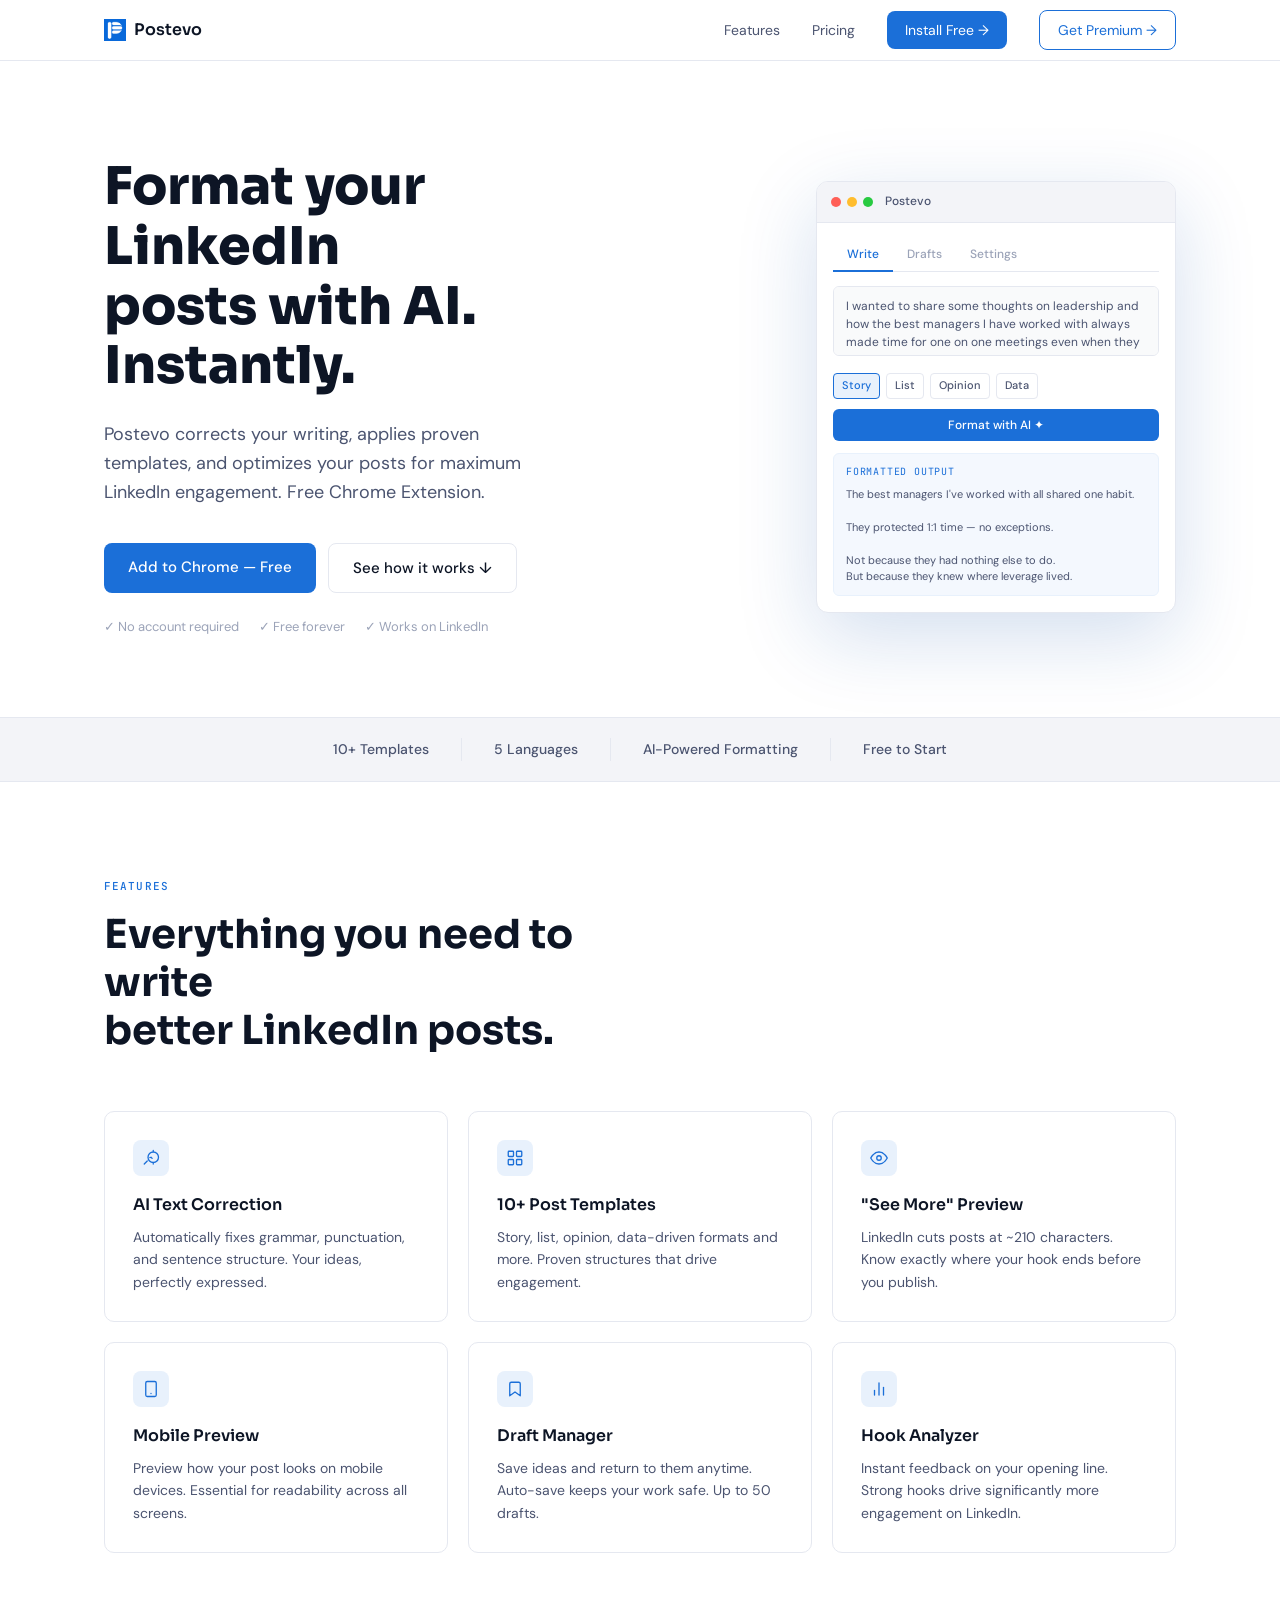
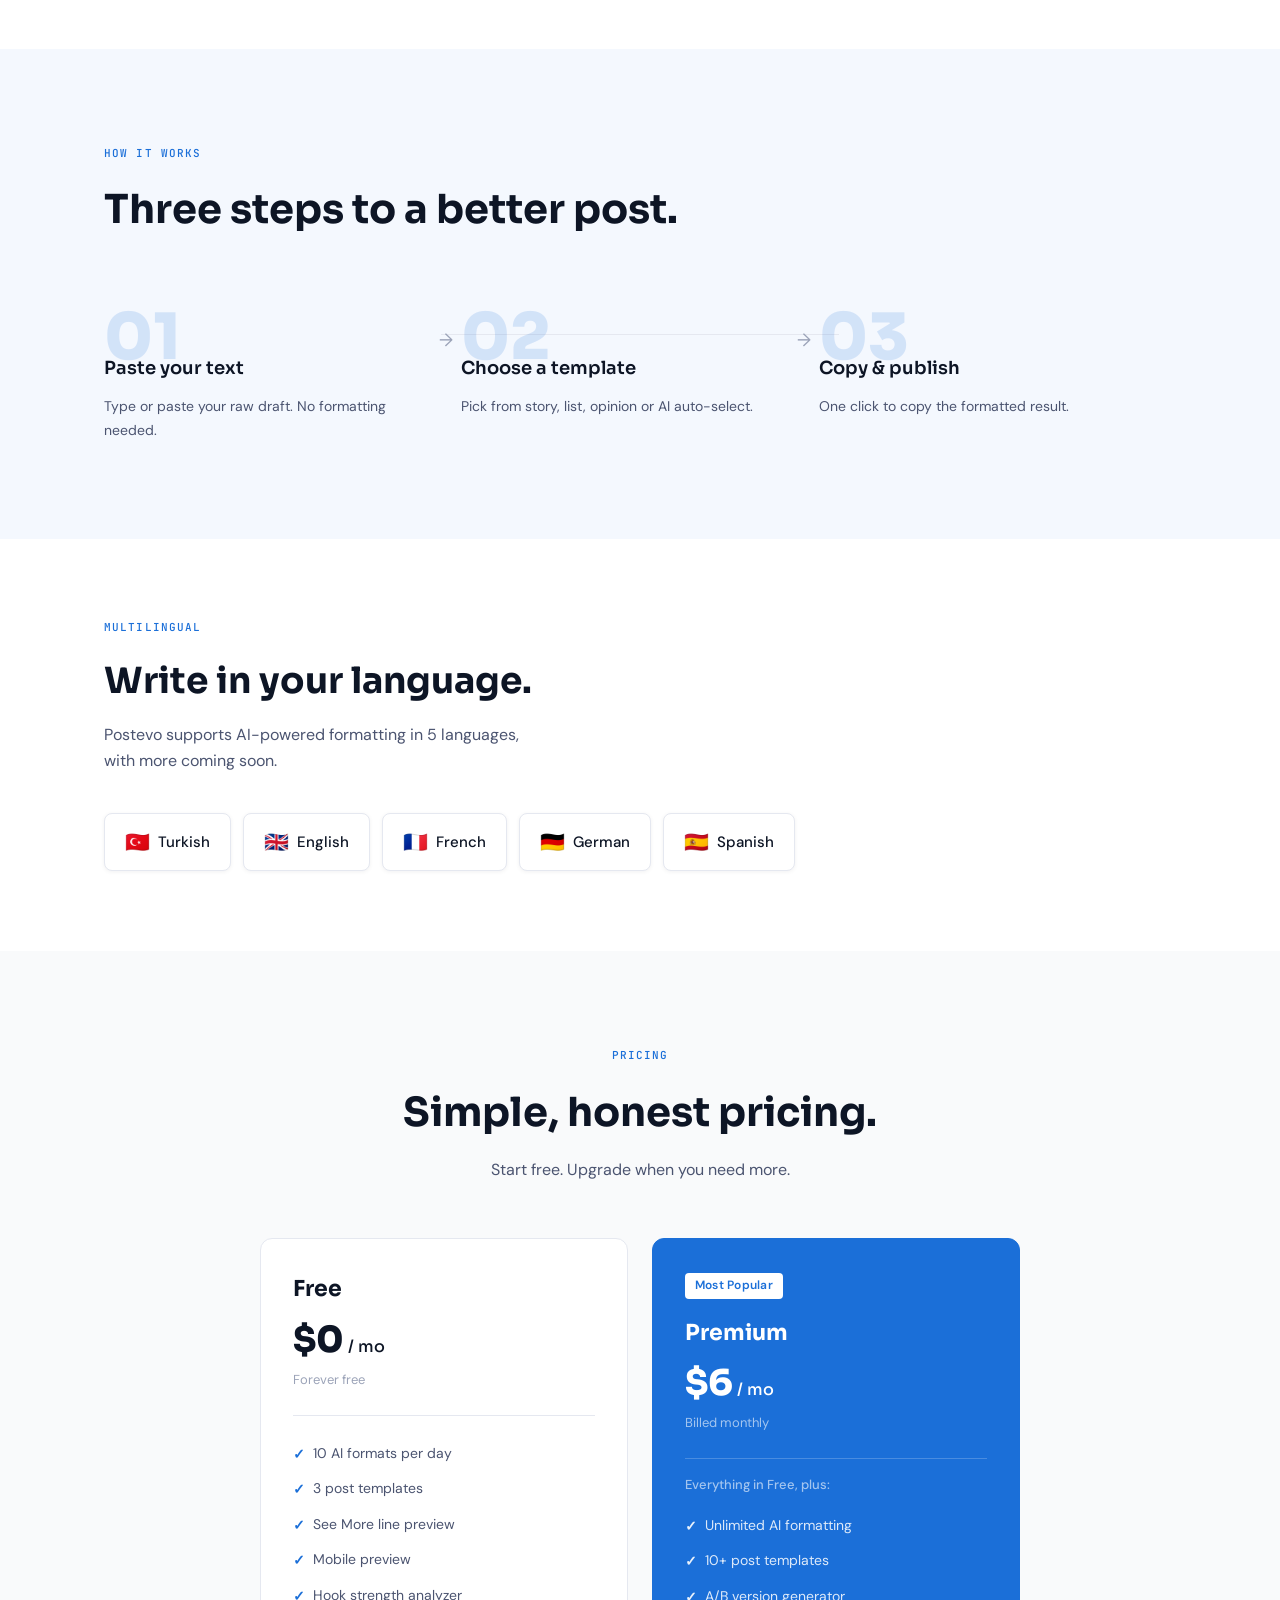
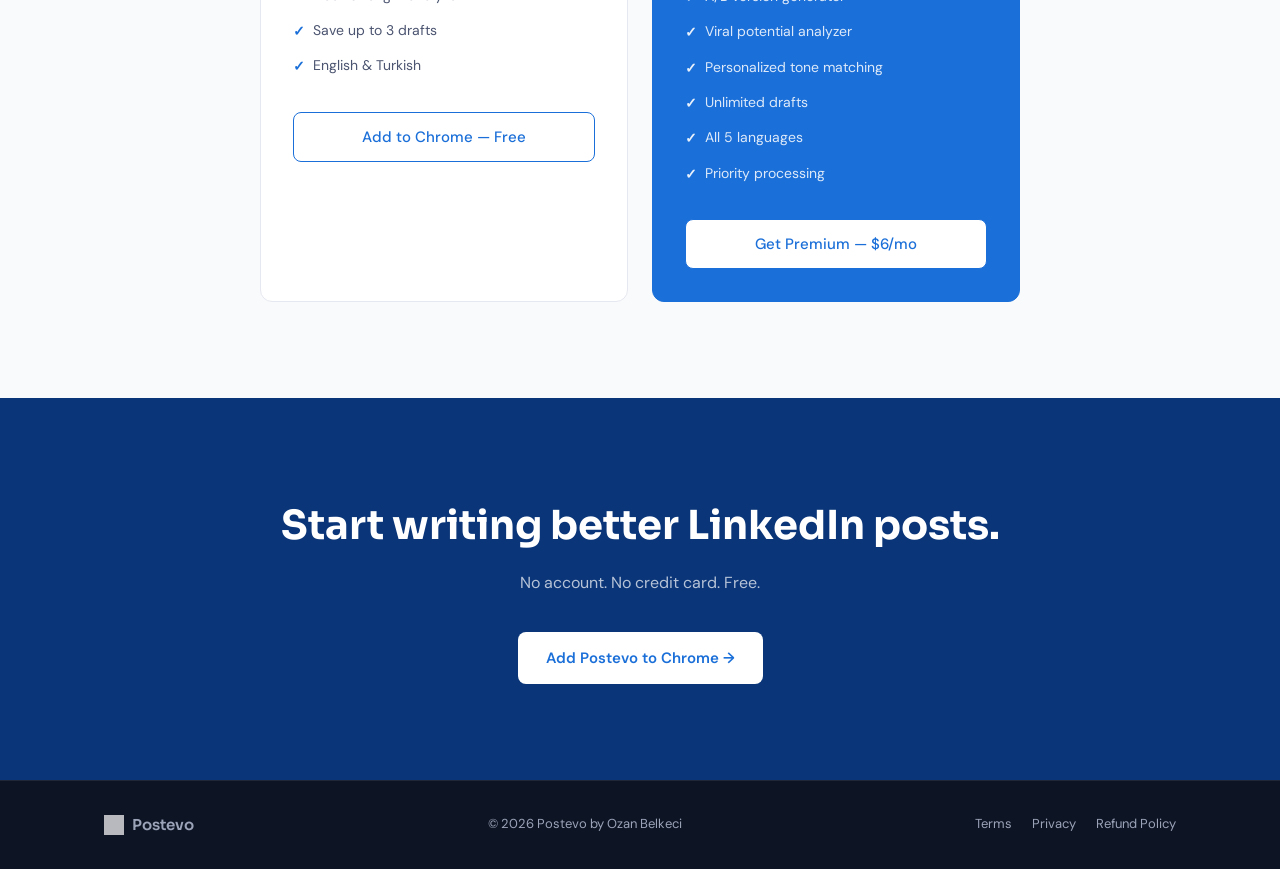
<file: index.html>
<!DOCTYPE html>
<html lang="en">
<head>
  <meta charset="UTF-8" />
  <meta name="viewport" content="width=device-width, initial-scale=1.0" />
  <title>Postevo — Format LinkedIn Posts with AI</title>
  <meta name="description" content="Postevo corrects your writing, applies proven templates, and optimizes your posts for maximum LinkedIn engagement. Free Chrome Extension." />
  <link rel="icon" type="image/png" href="assets/icon128.png" />
  <link rel="stylesheet" href="styles.css" />
</head>
<body>

  <!-- NAVBAR -->
  <header class="navbar">
    <div class="container">
      <nav class="navbar-inner">
        <a href="index.html" class="navbar-logo">
          <img src="assets/icon128.png" alt="Postevo" />
          <span>Postevo</span>
        </a>
        <ul class="navbar-links">
          <li><a href="#features">Features</a></li>
          <li><a href="#pricing">Pricing</a></li>
          <li><a href="https://chromewebstore.google.com/detail/gbfdlfjjfimgdjjpgplpmfoogbacbmfi?utm_source=item-share-cb" class="btn-nav" target="_blank" rel="noopener">Install Free →</a></li>
          <li><a href="https://buy.polar.sh/polar_cl_0F5MBFNqgj2aqh8e8LfYJPankoTeyXjlN0z6P3lCNPZ" class="btn-nav btn-nav-premium" target="_blank" rel="noopener">Get Premium →</a></li>
        </ul>
        <button class="hamburger" aria-label="Open menu">
          <span></span>
          <span></span>
          <span></span>
        </button>
      </nav>
    </div>
    <div class="mobile-menu">
      <a href="#features">Features</a>
      <a href="#pricing">Pricing</a>
      <a href="https://chromewebstore.google.com/detail/gbfdlfjjfimgdjjpgplpmfoogbacbmfi?utm_source=item-share-cb" target="_blank" rel="noopener">Install Free →</a>
    </div>
  </header>

  <!-- HERO -->
  <section class="hero">
    <div class="container">
      <div class="hero-grid">

        <!-- Left column -->
        <div class="hero-left fade-in">
          <h1 class="hero-title">
            Format your LinkedIn<br>
            posts with AI.<br>
            Instantly.
          </h1>

          <p class="hero-subtitle">
            Postevo corrects your writing, applies proven templates,
            and optimizes your posts for maximum LinkedIn engagement.
            Free Chrome Extension.
          </p>

          <div class="hero-buttons">
            <a href="https://chromewebstore.google.com/detail/gbfdlfjjfimgdjjpgplpmfoogbacbmfi?utm_source=item-share-cb" class="btn-primary" target="_blank" rel="noopener">Add to Chrome — Free</a>
            <a href="#how-it-works" class="btn-secondary">See how it works ↓</a>
          </div>

          <div class="hero-trust">
            <span>✓ No account required</span>
            <span>✓ Free forever</span>
            <span>✓ Works on LinkedIn</span>
          </div>
        </div>

        <!-- Right column — Extension mockup -->
        <div class="hero-right fade-in" style="transition-delay: 0.1s;">
          <div class="extension-mockup">
            <div class="mockup-chrome-bar">
              <div class="mockup-dots">
                <span class="mockup-dot red"></span>
                <span class="mockup-dot yellow"></span>
                <span class="mockup-dot green"></span>
              </div>
              <span class="mockup-title-bar">Postevo</span>
            </div>
            <div class="mockup-body">
              <div class="mockup-tabs">
                <span class="mockup-tab active">Write</span>
                <span class="mockup-tab">Drafts</span>
                <span class="mockup-tab">Settings</span>
              </div>
              <textarea class="mockup-textarea" readonly>I wanted to share some thoughts on leadership and how the best managers I have worked with always made time for one on one meetings even when they were busy...</textarea>
              <div class="mockup-templates">
                <span class="mockup-chip active">Story</span>
                <span class="mockup-chip">List</span>
                <span class="mockup-chip">Opinion</span>
                <span class="mockup-chip">Data</span>
              </div>
              <button class="mockup-format-btn">Format with AI ✦</button>
              <div class="mockup-output">
                <span class="mockup-output-label">Formatted output</span>
                <p class="mockup-output-text">
                  The best managers I've worked with all shared one habit.<br><br>
                  They protected 1:1 time — no exceptions.<br><br>
                  Not because they had nothing else to do.<br>
                  But because they knew where leverage lived.
                </p>
              </div>
            </div>
          </div>
        </div>

      </div>
    </div>
  </section>

  <!-- STATS BAR -->
  <div class="stats-bar">
    <div class="container">
      <div class="stats-inner">
        <div class="stat-item">10+ Templates</div>
        <div class="stat-item">5 Languages</div>
        <div class="stat-item">AI-Powered Formatting</div>
        <div class="stat-item">Free to Start</div>
      </div>
    </div>
  </div>

  <!-- FEATURES -->
  <section class="features" id="features">
    <div class="container">
      <div class="features-header fade-in">
        <span class="section-label">FEATURES</span>
        <h2 class="features-title">
          Everything you need to write<br>
          better LinkedIn posts.
        </h2>
      </div>

      <div class="features-grid">

        <!-- 1 -->
        <div class="feature-card fade-in">
          <div class="feature-icon">
            <svg viewBox="0 0 24 24" fill="none" stroke="currentColor" stroke-width="1.75" stroke-linecap="round" stroke-linejoin="round">
              <path d="M15 4V2m0 2a7 7 0 1 1 0 14m0-14a7 7 0 1 0 0 14M3 20l4-4M15 18v2m-4.5-8.5L12 11l1.5 1.5"/>
            </svg>
          </div>
          <h3 class="feature-title">AI Text Correction</h3>
          <p class="feature-desc">Automatically fixes grammar, punctuation, and sentence structure. Your ideas, perfectly expressed.</p>
        </div>

        <!-- 2 -->
        <div class="feature-card fade-in" style="transition-delay: 0.05s;">
          <div class="feature-icon">
            <svg viewBox="0 0 24 24" fill="none" stroke="currentColor" stroke-width="1.75" stroke-linecap="round" stroke-linejoin="round">
              <rect x="3" y="3" width="7" height="7" rx="1"/>
              <rect x="14" y="3" width="7" height="7" rx="1"/>
              <rect x="3" y="14" width="7" height="7" rx="1"/>
              <rect x="14" y="14" width="7" height="7" rx="1"/>
            </svg>
          </div>
          <h3 class="feature-title">10+ Post Templates</h3>
          <p class="feature-desc">Story, list, opinion, data-driven formats and more. Proven structures that drive engagement.</p>
        </div>

        <!-- 3 -->
        <div class="feature-card fade-in" style="transition-delay: 0.1s;">
          <div class="feature-icon">
            <svg viewBox="0 0 24 24" fill="none" stroke="currentColor" stroke-width="1.75" stroke-linecap="round" stroke-linejoin="round">
              <path d="M1 12s4-8 11-8 11 8 11 8-4 8-11 8-11-8-11-8z"/>
              <circle cx="12" cy="12" r="3"/>
            </svg>
          </div>
          <h3 class="feature-title">"See More" Preview</h3>
          <p class="feature-desc">LinkedIn cuts posts at ~210 characters. Know exactly where your hook ends before you publish.</p>
        </div>

        <!-- 4 -->
        <div class="feature-card fade-in" style="transition-delay: 0.05s;">
          <div class="feature-icon">
            <svg viewBox="0 0 24 24" fill="none" stroke="currentColor" stroke-width="1.75" stroke-linecap="round" stroke-linejoin="round">
              <rect x="5" y="2" width="14" height="20" rx="2" ry="2"/>
              <path d="M12 18h.01"/>
            </svg>
          </div>
          <h3 class="feature-title">Mobile Preview</h3>
          <p class="feature-desc">Preview how your post looks on mobile devices. Essential for readability across all screens.</p>
        </div>

        <!-- 5 -->
        <div class="feature-card fade-in" style="transition-delay: 0.1s;">
          <div class="feature-icon">
            <svg viewBox="0 0 24 24" fill="none" stroke="currentColor" stroke-width="1.75" stroke-linecap="round" stroke-linejoin="round">
              <path d="M19 21l-7-5-7 5V5a2 2 0 0 1 2-2h10a2 2 0 0 1 2 2z"/>
            </svg>
          </div>
          <h3 class="feature-title">Draft Manager</h3>
          <p class="feature-desc">Save ideas and return to them anytime. Auto-save keeps your work safe. Up to 50 drafts.</p>
        </div>

        <!-- 6 -->
        <div class="feature-card fade-in" style="transition-delay: 0.15s;">
          <div class="feature-icon">
            <svg viewBox="0 0 24 24" fill="none" stroke="currentColor" stroke-width="1.75" stroke-linecap="round" stroke-linejoin="round">
              <line x1="18" y1="20" x2="18" y2="10"/>
              <line x1="12" y1="20" x2="12" y2="4"/>
              <line x1="6" y1="20" x2="6" y2="14"/>
            </svg>
          </div>
          <h3 class="feature-title">Hook Analyzer</h3>
          <p class="feature-desc">Instant feedback on your opening line. Strong hooks drive significantly more engagement on LinkedIn.</p>
        </div>

      </div>
    </div>
  </section>

  <!-- HOW IT WORKS -->
  <section class="how-it-works" id="how-it-works">
    <div class="container">
      <span class="section-label fade-in">HOW IT WORKS</span>
      <h2 class="how-title fade-in">Three steps to a better post.</h2>

      <div class="steps-grid">

        <div class="step fade-in">
          <div class="step-number">01</div>
          <h3 class="step-title">Paste your text</h3>
          <p class="step-desc">Type or paste your raw draft. No formatting needed.</p>
          <span class="step-arrow">→</span>
        </div>

        <div class="step fade-in" style="transition-delay: 0.1s;">
          <div class="step-number">02</div>
          <h3 class="step-title">Choose a template</h3>
          <p class="step-desc">Pick from story, list, opinion or AI auto-select.</p>
          <span class="step-arrow">→</span>
        </div>

        <div class="step fade-in" style="transition-delay: 0.2s;">
          <div class="step-number">03</div>
          <h3 class="step-title">Copy &amp; publish</h3>
          <p class="step-desc">One click to copy the formatted result.</p>
        </div>

      </div>
    </div>
  </section>

  <!-- LANGUAGE SUPPORT -->
  <section class="languages">
    <div class="container">
      <div class="languages-header fade-in">
        <span class="section-label">MULTILINGUAL</span>
        <h2 class="languages-title">Write in your language.</h2>
        <p class="languages-subtitle">
          Postevo supports AI-powered formatting in 5 languages,<br>
          with more coming soon.
        </p>
      </div>

      <div class="language-pills fade-in" style="transition-delay: 0.1s;">
        <div class="language-pill"><span class="language-flag">🇹🇷</span> Turkish</div>
        <div class="language-pill"><span class="language-flag">🇬🇧</span> English</div>
        <div class="language-pill"><span class="language-flag">🇫🇷</span> French</div>
        <div class="language-pill"><span class="language-flag">🇩🇪</span> German</div>
        <div class="language-pill"><span class="language-flag">🇪🇸</span> Spanish</div>
      </div>
    </div>
  </section>

  <!-- PRICING -->
  <section class="pricing" id="pricing">
    <div class="container">
      <div class="pricing-header fade-in">
        <span class="section-label">PRICING</span>
        <h2 class="pricing-title">Simple, honest pricing.</h2>
        <p class="pricing-subtitle">Start free. Upgrade when you need more.</p>
      </div>

      <div class="pricing-grid">

        <!-- Free plan -->
        <div class="pricing-card fade-in">
          <p class="pricing-plan-name">Free</p>
          <p class="pricing-price">$0<sub> / mo</sub></p>
          <p class="pricing-period">Forever free</p>
          <div class="pricing-divider"></div>
          <ul class="pricing-features">
            <li><span class="pricing-check">✓</span> 10 AI formats per day</li>
            <li><span class="pricing-check">✓</span> 3 post templates</li>
            <li><span class="pricing-check">✓</span> See More line preview</li>
            <li><span class="pricing-check">✓</span> Mobile preview</li>
            <li><span class="pricing-check">✓</span> Hook strength analyzer</li>
            <li><span class="pricing-check">✓</span> Save up to 3 drafts</li>
            <li><span class="pricing-check">✓</span> English &amp; Turkish</li>
          </ul>
          <a href="https://chromewebstore.google.com/detail/gbfdlfjjfimgdjjpgplpmfoogbacbmfi?utm_source=item-share-cb" class="btn-plan-outline" target="_blank" rel="noopener">Add to Chrome — Free</a>
        </div>

        <!-- Premium plan -->
        <div class="pricing-card featured fade-in" style="transition-delay: 0.1s;">
          <span class="pricing-badge">Most Popular</span>
          <p class="pricing-plan-name">Premium</p>
          <p class="pricing-price">$6<sub> / mo</sub></p>
          <p class="pricing-period">Billed monthly</p>
          <div class="pricing-divider"></div>
          <p class="pricing-features-label">Everything in Free, plus:</p>
          <ul class="pricing-features">
            <li><span class="pricing-check">✓</span> Unlimited AI formatting</li>
            <li><span class="pricing-check">✓</span> 10+ post templates</li>
            <li><span class="pricing-check">✓</span> A/B version generator</li>
            <li><span class="pricing-check">✓</span> Viral potential analyzer</li>
            <li><span class="pricing-check">✓</span> Personalized tone matching</li>
            <li><span class="pricing-check">✓</span> Unlimited drafts</li>
            <li><span class="pricing-check">✓</span> All 5 languages</li>
            <li><span class="pricing-check">✓</span> Priority processing</li>
          </ul>
          <a href="https://buy.polar.sh/polar_cl_0F5MBFNqgj2aqh8e8LfYJPankoTeyXjlN0z6P3lCNPZ" class="btn-plan-outline" target="_blank" rel="noopener">Get Premium — $6/mo</a>
        </div>

      </div>
    </div>
  </section>

  <!-- FINAL CTA -->
  <section class="final-cta">
    <div class="container">
      <h2 class="final-cta-title fade-in">Start writing better LinkedIn posts.</h2>
      <p class="final-cta-subtitle fade-in" style="transition-delay: 0.08s;">No account. No credit card. Free.</p>
      <a href="https://chromewebstore.google.com/detail/gbfdlfjjfimgdjjpgplpmfoogbacbmfi?utm_source=item-share-cb" class="btn-cta fade-in" style="transition-delay: 0.16s;" target="_blank" rel="noopener">Add Postevo to Chrome →</a>
    </div>
  </section>

  <!-- FOOTER -->
  <footer class="footer">
    <div class="container">
      <div class="footer-inner">
        <a href="index.html" class="footer-logo">
          <img src="assets/icon128.png" alt="Postevo" />
          <span>Postevo</span>
        </a>
        <p class="footer-copy">© 2026 Postevo by Ozan Belkeci</p>
        <div class="footer-links">
          <a href="terms.html">Terms</a>
          <a href="privacy.html">Privacy</a>
          <a href="refund.html">Refund Policy</a>
        </div>
      </div>
    </div>
  </footer>

  <script src="main.js"></script>
</body>
</html>
</file>
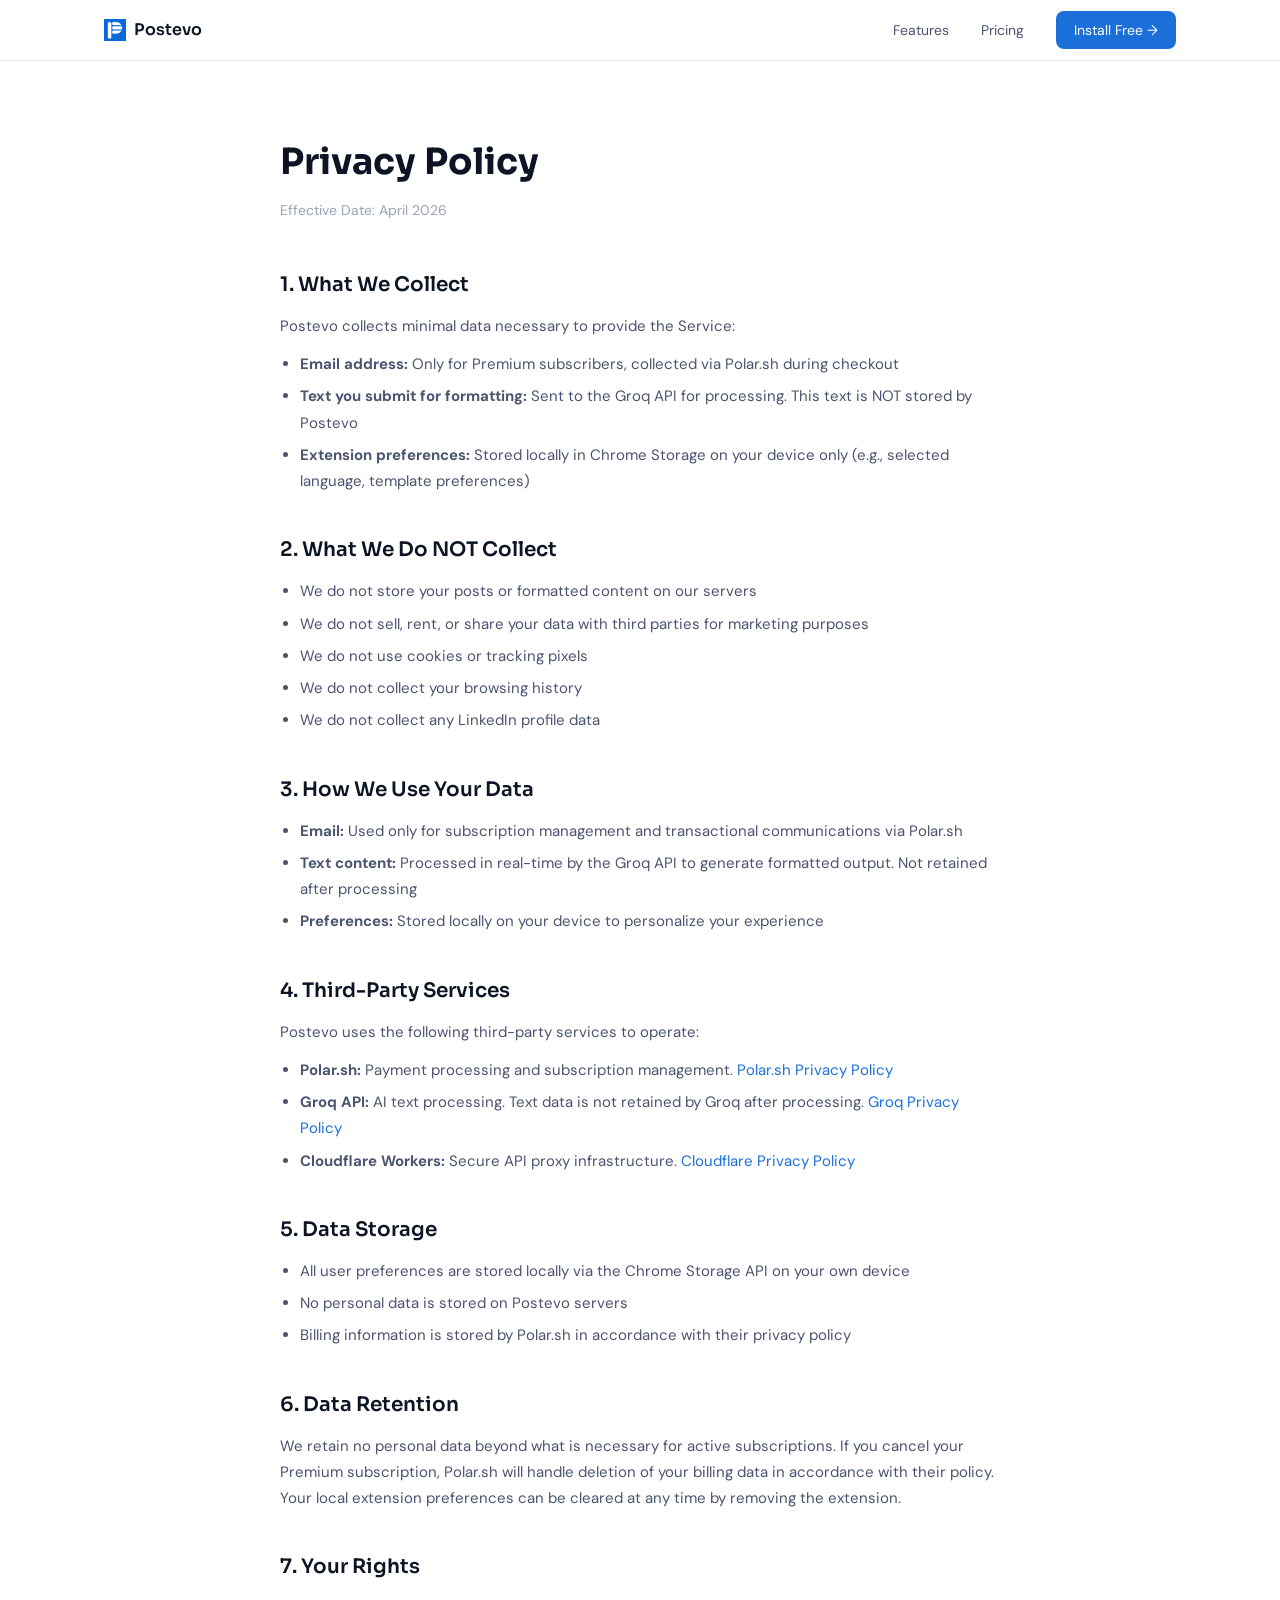
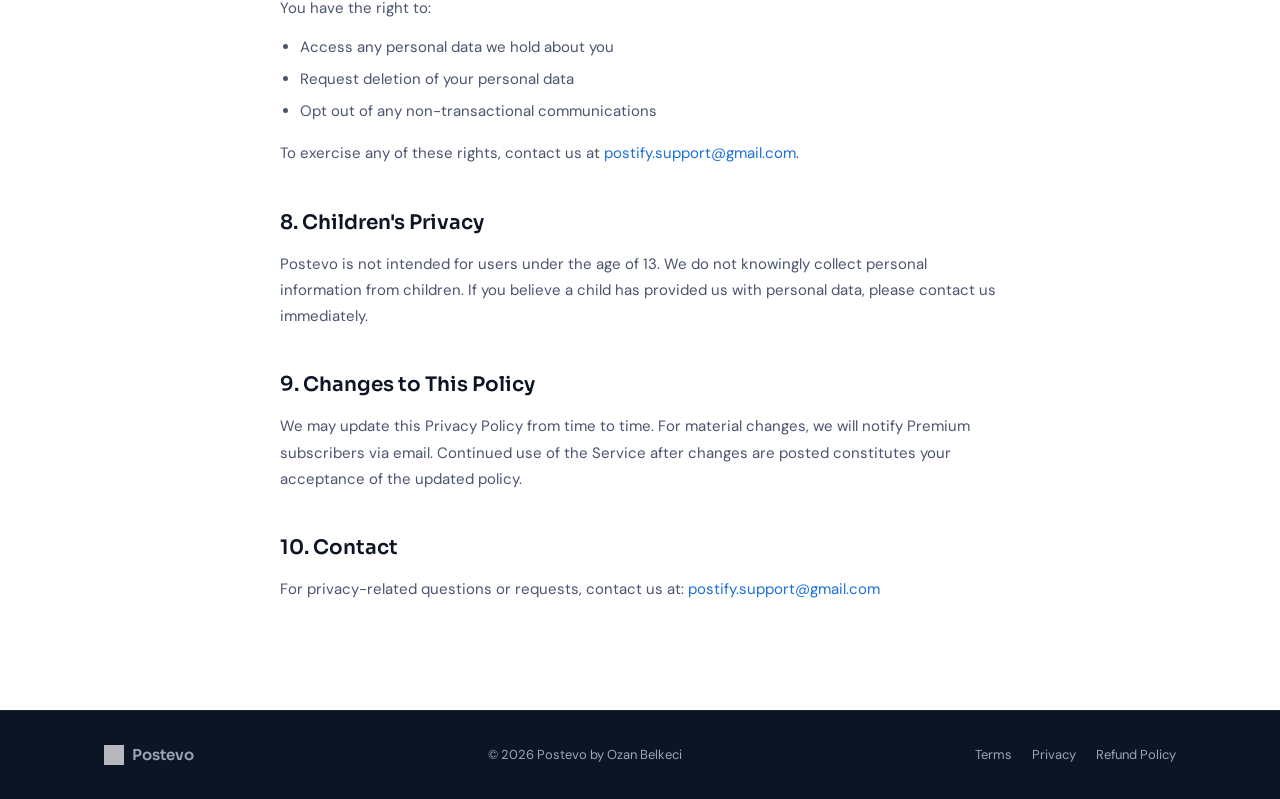
<file: privacy.html>
<!DOCTYPE html>
<html lang="en">
<head>
  <meta charset="UTF-8" />
  <meta name="viewport" content="width=device-width, initial-scale=1.0" />
  <title>Privacy Policy — Postevo</title>
  <meta name="description" content="Postevo Privacy Policy" />
  <link rel="icon" type="image/png" href="assets/icon128.png" />
  <link rel="stylesheet" href="styles.css" />
</head>
<body>

  <!-- NAVBAR -->
  <header class="navbar">
    <div class="container">
      <nav class="navbar-inner">
        <a href="index.html" class="navbar-logo">
          <img src="assets/icon128.png" alt="Postevo" />
          <span>Postevo</span>
        </a>
        <ul class="navbar-links">
          <li><a href="index.html#features">Features</a></li>
          <li><a href="index.html#pricing">Pricing</a></li>
          <li><a href="https://chromewebstore.google.com/detail/gbfdlfjjfimgdjjpgplpmfoogbacbmfi?utm_source=item-share-cb" class="btn-nav" target="_blank" rel="noopener">Install Free →</a></li>
        </ul>
        <button class="hamburger" aria-label="Open menu">
          <span></span>
          <span></span>
          <span></span>
        </button>
      </nav>
    </div>
    <div class="mobile-menu">
      <a href="index.html#features">Features</a>
      <a href="index.html#pricing">Pricing</a>
      <a href="https://chromewebstore.google.com/detail/gbfdlfjjfimgdjjpgplpmfoogbacbmfi?utm_source=item-share-cb" target="_blank" rel="noopener">Install Free →</a>
    </div>
  </header>

  <!-- CONTENT -->
  <main class="policy-page">
    <div class="container">
      <div class="policy-content">
        <h1>Privacy Policy</h1>
        <span class="policy-date">Effective Date: April 2026</span>

        <h2>1. What We Collect</h2>
        <p>Postevo collects minimal data necessary to provide the Service:</p>
        <ul>
          <li><strong>Email address:</strong> Only for Premium subscribers, collected via Polar.sh during checkout</li>
          <li><strong>Text you submit for formatting:</strong> Sent to the Groq API for processing. This text is NOT stored by Postevo</li>
          <li><strong>Extension preferences:</strong> Stored locally in Chrome Storage on your device only (e.g., selected language, template preferences)</li>
        </ul>

        <h2>2. What We Do NOT Collect</h2>
        <ul>
          <li>We do not store your posts or formatted content on our servers</li>
          <li>We do not sell, rent, or share your data with third parties for marketing purposes</li>
          <li>We do not use cookies or tracking pixels</li>
          <li>We do not collect your browsing history</li>
          <li>We do not collect any LinkedIn profile data</li>
        </ul>

        <h2>3. How We Use Your Data</h2>
        <ul>
          <li><strong>Email:</strong> Used only for subscription management and transactional communications via Polar.sh</li>
          <li><strong>Text content:</strong> Processed in real-time by the Groq API to generate formatted output. Not retained after processing</li>
          <li><strong>Preferences:</strong> Stored locally on your device to personalize your experience</li>
        </ul>

        <h2>4. Third-Party Services</h2>
        <p>Postevo uses the following third-party services to operate:</p>
        <ul>
          <li><strong>Polar.sh:</strong> Payment processing and subscription management. <a href="https://polar.sh/legal/privacy" target="_blank" rel="noopener">Polar.sh Privacy Policy</a></li>
          <li><strong>Groq API:</strong> AI text processing. Text data is not retained by Groq after processing. <a href="https://groq.com/privacy-policy/" target="_blank" rel="noopener">Groq Privacy Policy</a></li>
          <li><strong>Cloudflare Workers:</strong> Secure API proxy infrastructure. <a href="https://www.cloudflare.com/privacypolicy/" target="_blank" rel="noopener">Cloudflare Privacy Policy</a></li>
        </ul>

        <h2>5. Data Storage</h2>
        <ul>
          <li>All user preferences are stored locally via the Chrome Storage API on your own device</li>
          <li>No personal data is stored on Postevo servers</li>
          <li>Billing information is stored by Polar.sh in accordance with their privacy policy</li>
        </ul>

        <h2>6. Data Retention</h2>
        <p>We retain no personal data beyond what is necessary for active subscriptions. If you cancel your Premium subscription, Polar.sh will handle deletion of your billing data in accordance with their policy. Your local extension preferences can be cleared at any time by removing the extension.</p>

        <h2>7. Your Rights</h2>
        <p>You have the right to:</p>
        <ul>
          <li>Access any personal data we hold about you</li>
          <li>Request deletion of your personal data</li>
          <li>Opt out of any non-transactional communications</li>
        </ul>
        <p>To exercise any of these rights, contact us at <a href="mailto:postify.support@gmail.com">postify.support@gmail.com</a>.</p>

        <h2>8. Children's Privacy</h2>
        <p>Postevo is not intended for users under the age of 13. We do not knowingly collect personal information from children. If you believe a child has provided us with personal data, please contact us immediately.</p>

        <h2>9. Changes to This Policy</h2>
        <p>We may update this Privacy Policy from time to time. For material changes, we will notify Premium subscribers via email. Continued use of the Service after changes are posted constitutes your acceptance of the updated policy.</p>

        <h2>10. Contact</h2>
        <p>For privacy-related questions or requests, contact us at: <a href="mailto:postify.support@gmail.com">postify.support@gmail.com</a></p>
      </div>
    </div>
  </main>

  <!-- FOOTER -->
  <footer class="footer">
    <div class="container">
      <div class="footer-inner">
        <a href="index.html" class="footer-logo">
          <img src="assets/icon128.png" alt="Postevo" />
          <span>Postevo</span>
        </a>
        <p class="footer-copy">© 2026 Postevo by Ozan Belkeci</p>
        <div class="footer-links">
          <a href="terms.html">Terms</a>
          <a href="privacy.html">Privacy</a>
          <a href="refund.html">Refund Policy</a>
        </div>
      </div>
    </div>
  </footer>

  <script src="main.js"></script>
</body>
</html>
</file>
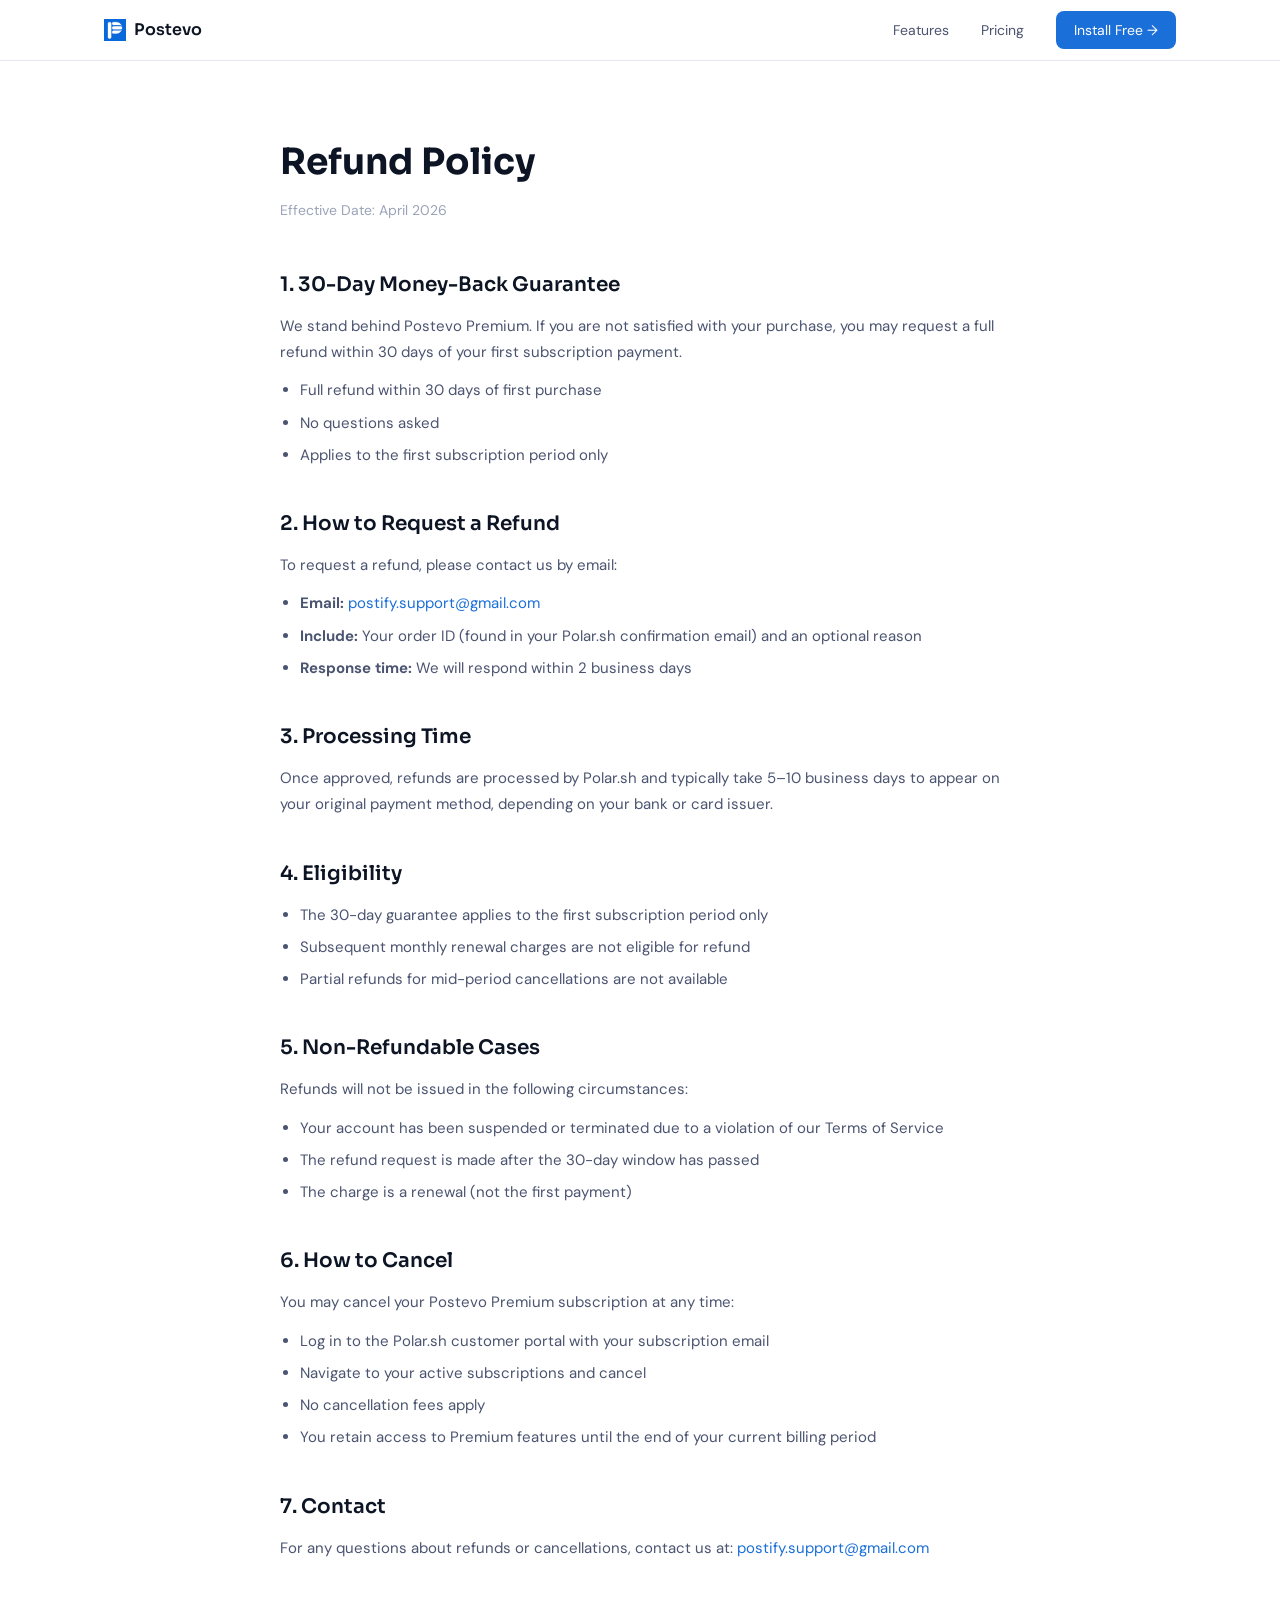
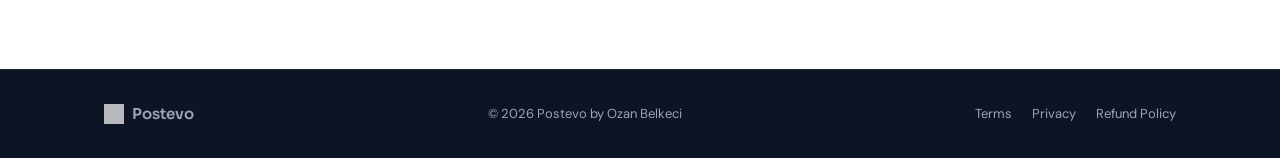
<file: refund.html>
<!DOCTYPE html>
<html lang="en">
<head>
  <meta charset="UTF-8" />
  <meta name="viewport" content="width=device-width, initial-scale=1.0" />
  <title>Refund Policy — Postevo</title>
  <meta name="description" content="Postevo Refund Policy" />
  <link rel="icon" type="image/png" href="assets/icon128.png" />
  <link rel="stylesheet" href="styles.css" />
</head>
<body>

  <!-- NAVBAR -->
  <header class="navbar">
    <div class="container">
      <nav class="navbar-inner">
        <a href="index.html" class="navbar-logo">
          <img src="assets/icon128.png" alt="Postevo" />
          <span>Postevo</span>
        </a>
        <ul class="navbar-links">
          <li><a href="index.html#features">Features</a></li>
          <li><a href="index.html#pricing">Pricing</a></li>
          <li><a href="https://chromewebstore.google.com/detail/gbfdlfjjfimgdjjpgplpmfoogbacbmfi?utm_source=item-share-cb" class="btn-nav" target="_blank" rel="noopener">Install Free →</a></li>
        </ul>
        <button class="hamburger" aria-label="Open menu">
          <span></span>
          <span></span>
          <span></span>
        </button>
      </nav>
    </div>
    <div class="mobile-menu">
      <a href="index.html#features">Features</a>
      <a href="index.html#pricing">Pricing</a>
      <a href="https://chromewebstore.google.com/detail/gbfdlfjjfimgdjjpgplpmfoogbacbmfi?utm_source=item-share-cb" target="_blank" rel="noopener">Install Free →</a>
    </div>
  </header>

  <!-- CONTENT -->
  <main class="policy-page">
    <div class="container">
      <div class="policy-content">
        <h1>Refund Policy</h1>
        <span class="policy-date">Effective Date: April 2026</span>

        <h2>1. 30-Day Money-Back Guarantee</h2>
        <p>We stand behind Postevo Premium. If you are not satisfied with your purchase, you may request a full refund within 30 days of your first subscription payment.</p>
        <ul>
          <li>Full refund within 30 days of first purchase</li>
          <li>No questions asked</li>
          <li>Applies to the first subscription period only</li>
        </ul>

        <h2>2. How to Request a Refund</h2>
        <p>To request a refund, please contact us by email:</p>
        <ul>
          <li><strong>Email:</strong> <a href="mailto:postify.support@gmail.com">postify.support@gmail.com</a></li>
          <li><strong>Include:</strong> Your order ID (found in your Polar.sh confirmation email) and an optional reason</li>
          <li><strong>Response time:</strong> We will respond within 2 business days</li>
        </ul>

        <h2>3. Processing Time</h2>
        <p>Once approved, refunds are processed by Polar.sh and typically take 5–10 business days to appear on your original payment method, depending on your bank or card issuer.</p>

        <h2>4. Eligibility</h2>
        <ul>
          <li>The 30-day guarantee applies to the first subscription period only</li>
          <li>Subsequent monthly renewal charges are not eligible for refund</li>
          <li>Partial refunds for mid-period cancellations are not available</li>
        </ul>

        <h2>5. Non-Refundable Cases</h2>
        <p>Refunds will not be issued in the following circumstances:</p>
        <ul>
          <li>Your account has been suspended or terminated due to a violation of our Terms of Service</li>
          <li>The refund request is made after the 30-day window has passed</li>
          <li>The charge is a renewal (not the first payment)</li>
        </ul>

        <h2>6. How to Cancel</h2>
        <p>You may cancel your Postevo Premium subscription at any time:</p>
        <ul>
          <li>Log in to the Polar.sh customer portal with your subscription email</li>
          <li>Navigate to your active subscriptions and cancel</li>
          <li>No cancellation fees apply</li>
          <li>You retain access to Premium features until the end of your current billing period</li>
        </ul>

        <h2>7. Contact</h2>
        <p>For any questions about refunds or cancellations, contact us at: <a href="mailto:postify.support@gmail.com">postify.support@gmail.com</a></p>
      </div>
    </div>
  </main>

  <!-- FOOTER -->
  <footer class="footer">
    <div class="container">
      <div class="footer-inner">
        <a href="index.html" class="footer-logo">
          <img src="assets/icon128.png" alt="Postevo" />
          <span>Postevo</span>
        </a>
        <p class="footer-copy">© 2026 Postevo by Ozan Belkeci</p>
        <div class="footer-links">
          <a href="terms.html">Terms</a>
          <a href="privacy.html">Privacy</a>
          <a href="refund.html">Refund Policy</a>
        </div>
      </div>
    </div>
  </footer>

  <script src="main.js"></script>
</body>
</html>
</file>
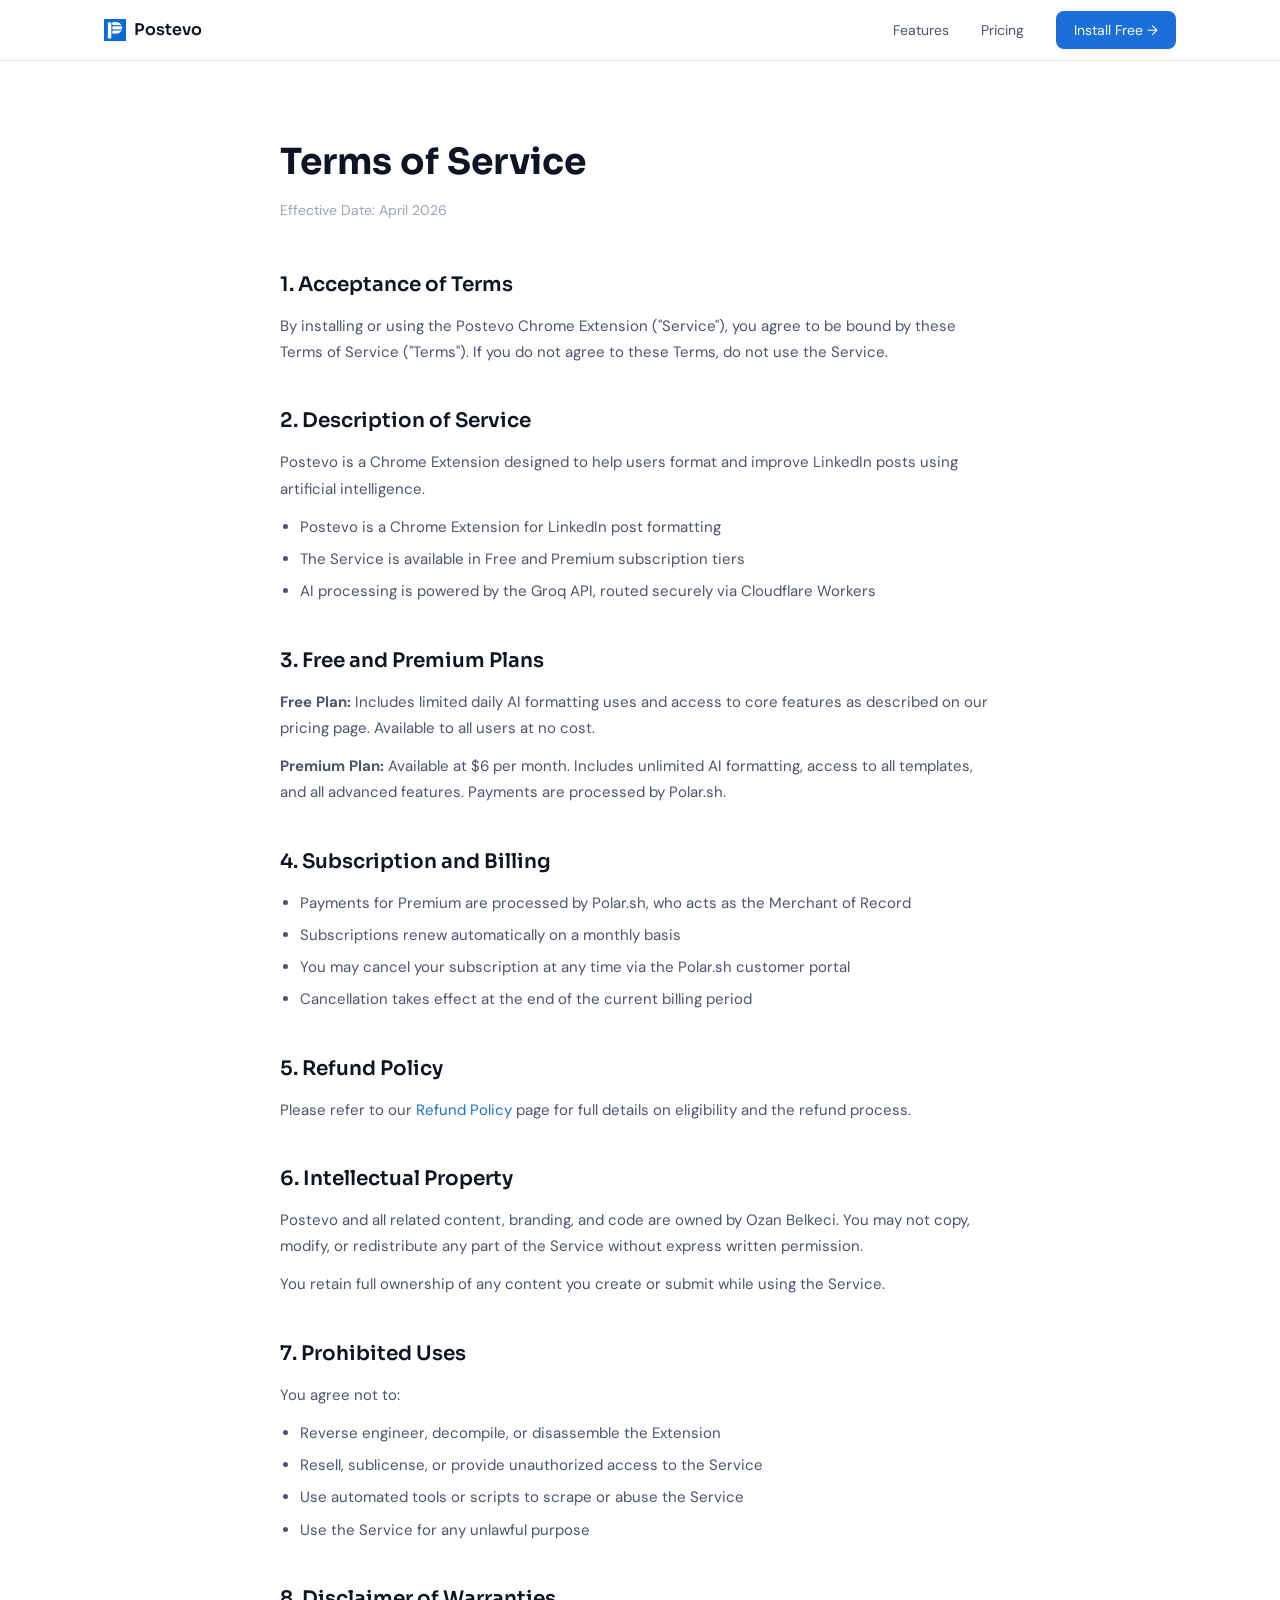
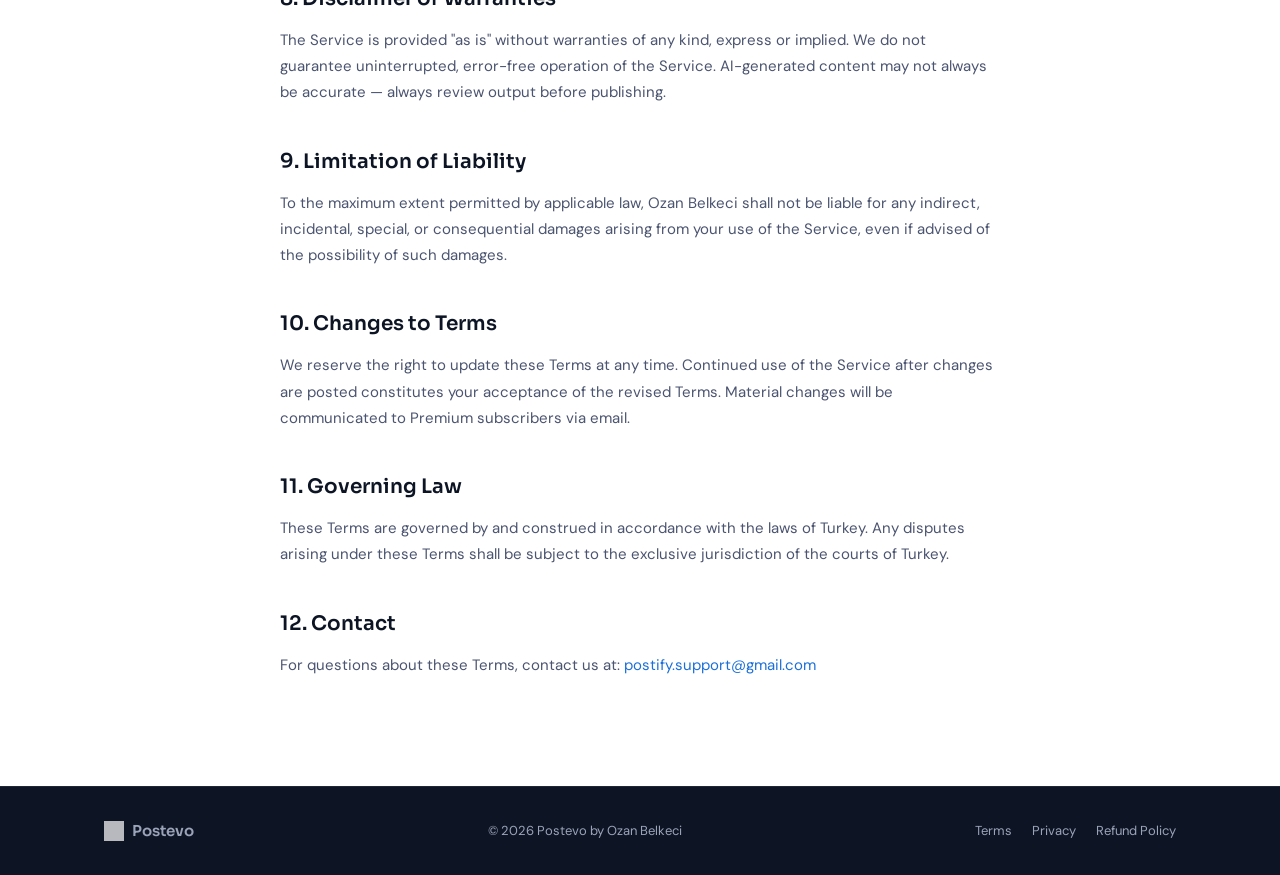
<file: terms.html>
<!DOCTYPE html>
<html lang="en">
<head>
  <meta charset="UTF-8" />
  <meta name="viewport" content="width=device-width, initial-scale=1.0" />
  <title>Terms of Service — Postevo</title>
  <meta name="description" content="Postevo Terms of Service" />
  <link rel="icon" type="image/png" href="assets/icon128.png" />
  <link rel="stylesheet" href="styles.css" />
</head>
<body>

  <!-- NAVBAR -->
  <header class="navbar">
    <div class="container">
      <nav class="navbar-inner">
        <a href="index.html" class="navbar-logo">
          <img src="assets/icon128.png" alt="Postevo" />
          <span>Postevo</span>
        </a>
        <ul class="navbar-links">
          <li><a href="index.html#features">Features</a></li>
          <li><a href="index.html#pricing">Pricing</a></li>
          <li><a href="https://chromewebstore.google.com/detail/gbfdlfjjfimgdjjpgplpmfoogbacbmfi?utm_source=item-share-cb" class="btn-nav" target="_blank" rel="noopener">Install Free →</a></li>
        </ul>
        <button class="hamburger" aria-label="Open menu">
          <span></span>
          <span></span>
          <span></span>
        </button>
      </nav>
    </div>
    <div class="mobile-menu">
      <a href="index.html#features">Features</a>
      <a href="index.html#pricing">Pricing</a>
      <a href="https://chromewebstore.google.com/detail/gbfdlfjjfimgdjjpgplpmfoogbacbmfi?utm_source=item-share-cb" target="_blank" rel="noopener">Install Free →</a>
    </div>
  </header>

  <!-- CONTENT -->
  <main class="policy-page">
    <div class="container">
      <div class="policy-content">
        <h1>Terms of Service</h1>
        <span class="policy-date">Effective Date: April 2026</span>

        <h2>1. Acceptance of Terms</h2>
        <p>By installing or using the Postevo Chrome Extension ("Service"), you agree to be bound by these Terms of Service ("Terms"). If you do not agree to these Terms, do not use the Service.</p>

        <h2>2. Description of Service</h2>
        <p>Postevo is a Chrome Extension designed to help users format and improve LinkedIn posts using artificial intelligence.</p>
        <ul>
          <li>Postevo is a Chrome Extension for LinkedIn post formatting</li>
          <li>The Service is available in Free and Premium subscription tiers</li>
          <li>AI processing is powered by the Groq API, routed securely via Cloudflare Workers</li>
        </ul>

        <h2>3. Free and Premium Plans</h2>
        <p><strong>Free Plan:</strong> Includes limited daily AI formatting uses and access to core features as described on our pricing page. Available to all users at no cost.</p>
        <p><strong>Premium Plan:</strong> Available at $6 per month. Includes unlimited AI formatting, access to all templates, and all advanced features. Payments are processed by Polar.sh.</p>

        <h2>4. Subscription and Billing</h2>
        <ul>
          <li>Payments for Premium are processed by Polar.sh, who acts as the Merchant of Record</li>
          <li>Subscriptions renew automatically on a monthly basis</li>
          <li>You may cancel your subscription at any time via the Polar.sh customer portal</li>
          <li>Cancellation takes effect at the end of the current billing period</li>
        </ul>

        <h2>5. Refund Policy</h2>
        <p>Please refer to our <a href="refund.html">Refund Policy</a> page for full details on eligibility and the refund process.</p>

        <h2>6. Intellectual Property</h2>
        <p>Postevo and all related content, branding, and code are owned by Ozan Belkeci. You may not copy, modify, or redistribute any part of the Service without express written permission.</p>
        <p>You retain full ownership of any content you create or submit while using the Service.</p>

        <h2>7. Prohibited Uses</h2>
        <p>You agree not to:</p>
        <ul>
          <li>Reverse engineer, decompile, or disassemble the Extension</li>
          <li>Resell, sublicense, or provide unauthorized access to the Service</li>
          <li>Use automated tools or scripts to scrape or abuse the Service</li>
          <li>Use the Service for any unlawful purpose</li>
        </ul>

        <h2>8. Disclaimer of Warranties</h2>
        <p>The Service is provided "as is" without warranties of any kind, express or implied. We do not guarantee uninterrupted, error-free operation of the Service. AI-generated content may not always be accurate — always review output before publishing.</p>

        <h2>9. Limitation of Liability</h2>
        <p>To the maximum extent permitted by applicable law, Ozan Belkeci shall not be liable for any indirect, incidental, special, or consequential damages arising from your use of the Service, even if advised of the possibility of such damages.</p>

        <h2>10. Changes to Terms</h2>
        <p>We reserve the right to update these Terms at any time. Continued use of the Service after changes are posted constitutes your acceptance of the revised Terms. Material changes will be communicated to Premium subscribers via email.</p>

        <h2>11. Governing Law</h2>
        <p>These Terms are governed by and construed in accordance with the laws of Turkey. Any disputes arising under these Terms shall be subject to the exclusive jurisdiction of the courts of Turkey.</p>

        <h2>12. Contact</h2>
        <p>For questions about these Terms, contact us at: <a href="mailto:postify.support@gmail.com">postify.support@gmail.com</a></p>
      </div>
    </div>
  </main>

  <!-- FOOTER -->
  <footer class="footer">
    <div class="container">
      <div class="footer-inner">
        <a href="index.html" class="footer-logo">
          <img src="assets/icon128.png" alt="Postevo" />
          <span>Postevo</span>
        </a>
        <p class="footer-copy">© 2026 Postevo by Ozan Belkeci</p>
        <div class="footer-links">
          <a href="terms.html">Terms</a>
          <a href="privacy.html">Privacy</a>
          <a href="refund.html">Refund Policy</a>
        </div>
      </div>
    </div>
  </footer>

  <script src="main.js"></script>
</body>
</html>
</file>
<file: styles.css>
@import url('https://fonts.googleapis.com/css2?family=Sora:wght@400;500;600;700;800&family=DM+Sans:ital,opsz,wght@0,9..40,300;0,9..40,400;0,9..40,500;0,9..40,600;1,9..40,400&family=JetBrains+Mono:wght@400;500&display=swap');

:root {
  --blue-primary: #1B6FD8;
  --blue-dark: #0F4DA8;
  --blue-darker: #0A3578;
  --blue-light: #E8F1FC;
  --blue-pale: #F4F8FE;

  --white: #FFFFFF;
  --gray-50: #F9FAFB;
  --gray-100: #F3F4F8;
  --gray-200: #E5E8F0;
  --gray-400: #9BA3B8;
  --gray-600: #4B5470;
  --gray-900: #0D1525;

  --font-display: 'Sora', sans-serif;
  --font-body: 'DM Sans', sans-serif;
  --font-mono: 'JetBrains Mono', monospace;
}

* {
  margin: 0;
  padding: 0;
  box-sizing: border-box;
}

html {
  scroll-behavior: smooth;
  -webkit-font-smoothing: antialiased;
}

body {
  font-family: var(--font-body);
  color: var(--gray-900);
  background: var(--white);
  line-height: 1.6;
}

.container {
  max-width: 1120px;
  margin: 0 auto;
  padding: 0 24px;
}

.section-label {
  font-family: var(--font-mono);
  font-size: 11px;
  font-weight: 500;
  letter-spacing: 0.1em;
  text-transform: uppercase;
  color: var(--blue-primary);
  margin-bottom: 16px;
  display: block;
}

/* Fade-in animation */
.fade-in {
  opacity: 0;
  transform: translateY(16px);
  transition: opacity 0.4s ease, transform 0.4s ease;
}
.fade-in.visible {
  opacity: 1;
  transform: translateY(0);
}

/* ───────── NAVBAR ───────── */
.navbar {
  position: sticky;
  top: 0;
  z-index: 100;
  backdrop-filter: blur(16px);
  -webkit-backdrop-filter: blur(16px);
  background: rgba(255, 255, 255, 0.85);
  border-bottom: 1px solid var(--gray-200);
}

.navbar-inner {
  display: flex;
  align-items: center;
  justify-content: space-between;
  height: 60px;
}

.navbar-logo {
  display: flex;
  align-items: center;
  gap: 8px;
  text-decoration: none;
  color: var(--gray-900);
}

.navbar-logo img {
  height: 22px;
  width: auto;
}

.navbar-logo span {
  font-family: var(--font-display);
  font-weight: 600;
  font-size: 16px;
  color: var(--gray-900);
}

.navbar-links {
  display: flex;
  align-items: center;
  gap: 32px;
  list-style: none;
}

.navbar-links a {
  font-family: var(--font-body);
  font-size: 14px;
  font-weight: 400;
  color: var(--gray-600);
  text-decoration: none;
  transition: color 0.15s ease;
}

.navbar-links a:hover {
  color: var(--gray-900);
}

.navbar-links .btn-nav {
  color: var(--white);
}

.navbar-links .btn-nav:hover {
  color: var(--white);
}

.btn-nav {
  font-family: var(--font-body);
  font-size: 14px;
  font-weight: 500;
  background: var(--blue-primary);
  color: var(--white);
  border: none;
  border-radius: 8px;
  padding: 8px 18px;
  cursor: pointer;
  text-decoration: none;
  transition: background 0.15s ease;
  display: inline-block;
}

.btn-nav:hover {
  background: var(--blue-dark);
}

.btn-nav-premium {
  background: var(--white);
  color: var(--blue-primary);
  border: 1px solid var(--blue-primary);
}

.btn-nav-premium:hover {
  background: var(--blue-light);
}

.navbar-links .btn-nav-premium {
  color: var(--blue-primary);
}

.navbar-links .btn-nav-premium:hover {
  color: var(--blue-primary);
}

.hamburger {
  display: none;
  flex-direction: column;
  gap: 4px;
  background: none;
  border: none;
  cursor: pointer;
  padding: 4px;
}

.hamburger span {
  display: block;
  width: 22px;
  height: 2px;
  background: var(--gray-900);
  border-radius: 2px;
  transition: all 0.2s ease;
}

.mobile-menu {
  display: none;
  flex-direction: column;
  padding: 16px 24px 20px;
  border-top: 1px solid var(--gray-200);
  gap: 4px;
}

.mobile-menu.open {
  display: flex;
}

.mobile-menu a {
  font-family: var(--font-body);
  font-size: 15px;
  color: var(--gray-600);
  text-decoration: none;
  padding: 10px 0;
  border-bottom: 1px solid var(--gray-100);
  transition: color 0.15s ease;
}

.mobile-menu a:last-child {
  border-bottom: none;
  margin-top: 8px;
  color: var(--blue-primary);
  font-weight: 500;
}

.mobile-menu a:hover {
  color: var(--gray-900);
}

/* ───────── HERO ───────── */
.hero {
  padding: 96px 0 80px;
}

.hero-grid {
  display: grid;
  grid-template-columns: 1fr 1fr;
  gap: 64px;
  align-items: center;
}

.hero-badge {
  display: inline-flex;
  align-items: center;
  gap: 8px;
  background: var(--blue-light);
  border: 1px solid var(--blue-primary);
  color: var(--blue-dark);
  border-radius: 100px;
  padding: 6px 14px;
  font-family: var(--font-body);
  font-size: 13px;
  font-weight: 500;
  margin-bottom: 28px;
}

.hero-badge-dot {
  width: 7px;
  height: 7px;
  background: var(--blue-primary);
  border-radius: 50%;
  animation: pulse 2s infinite;
}

@keyframes pulse {
  0%, 100% { opacity: 1; }
  50% { opacity: 0.4; }
}

.hero-title {
  font-family: var(--font-display);
  font-size: 52px;
  font-weight: 800;
  line-height: 1.15;
  color: var(--gray-900);
  margin-bottom: 24px;
}

.hero-subtitle {
  font-family: var(--font-body);
  font-size: 18px;
  font-weight: 400;
  color: var(--gray-600);
  line-height: 1.6;
  margin-bottom: 36px;
  max-width: 440px;
}

.hero-buttons {
  display: flex;
  gap: 12px;
  flex-wrap: wrap;
  margin-bottom: 24px;
}

.btn-primary {
  font-family: var(--font-body);
  font-size: 15px;
  font-weight: 500;
  background: var(--blue-primary);
  color: var(--white);
  border: none;
  border-radius: 8px;
  padding: 12px 24px;
  cursor: pointer;
  text-decoration: none;
  display: inline-block;
  transition: background 0.15s ease;
}

.btn-primary:hover {
  background: var(--blue-dark);
}

.btn-secondary {
  font-family: var(--font-body);
  font-size: 15px;
  font-weight: 500;
  background: transparent;
  color: var(--gray-900);
  border: 1px solid var(--gray-200);
  border-radius: 8px;
  padding: 12px 24px;
  cursor: pointer;
  text-decoration: none;
  display: inline-block;
  transition: border-color 0.15s ease, background 0.15s ease;
}

.btn-secondary:hover {
  border-color: var(--gray-400);
  background: var(--gray-50);
}

.hero-trust {
  display: flex;
  gap: 20px;
  flex-wrap: wrap;
}

.hero-trust span {
  font-family: var(--font-body);
  font-size: 13px;
  color: var(--gray-400);
}

/* Chrome Extension Mockup */
.extension-mockup {
  background: var(--white);
  border: 1px solid var(--gray-200);
  border-radius: 12px;
  box-shadow: 0 24px 80px rgba(15, 77, 168, 0.18);
  overflow: hidden;
  max-width: 360px;
  margin-left: auto;
}

.mockup-chrome-bar {
  background: var(--gray-100);
  padding: 10px 14px;
  display: flex;
  align-items: center;
  gap: 12px;
  border-bottom: 1px solid var(--gray-200);
}

.mockup-dots {
  display: flex;
  gap: 6px;
}

.mockup-dot {
  width: 10px;
  height: 10px;
  border-radius: 50%;
}

.mockup-dot.red { background: #FF5F57; }
.mockup-dot.yellow { background: #FFBD2E; }
.mockup-dot.green { background: #28CA41; }

.mockup-title-bar {
  font-family: var(--font-body);
  font-size: 12px;
  font-weight: 500;
  color: var(--gray-600);
}

.mockup-body {
  padding: 16px;
}

.mockup-tabs {
  display: flex;
  gap: 0;
  border-bottom: 1px solid var(--gray-200);
  margin-bottom: 14px;
}

.mockup-tab {
  font-family: var(--font-body);
  font-size: 12px;
  font-weight: 500;
  color: var(--gray-400);
  padding: 6px 14px;
  cursor: pointer;
  border-bottom: 2px solid transparent;
  margin-bottom: -1px;
}

.mockup-tab.active {
  color: var(--blue-primary);
  border-bottom-color: var(--blue-primary);
}

.mockup-textarea {
  width: 100%;
  background: var(--gray-50);
  border: 1px solid var(--gray-200);
  border-radius: 6px;
  padding: 10px 12px;
  font-family: var(--font-body);
  font-size: 12px;
  color: var(--gray-600);
  line-height: 1.5;
  margin-bottom: 10px;
  min-height: 70px;
  resize: none;
}

.mockup-templates {
  display: flex;
  gap: 6px;
  flex-wrap: wrap;
  margin-bottom: 10px;
}

.mockup-chip {
  font-family: var(--font-body);
  font-size: 11px;
  font-weight: 500;
  color: var(--gray-600);
  background: var(--white);
  border: 1px solid var(--gray-200);
  border-radius: 4px;
  padding: 3px 8px;
  cursor: pointer;
}

.mockup-chip.active {
  color: var(--blue-primary);
  border-color: var(--blue-primary);
  background: var(--blue-light);
}

.mockup-format-btn {
  width: 100%;
  background: var(--blue-primary);
  color: var(--white);
  border: none;
  border-radius: 6px;
  padding: 8px;
  font-family: var(--font-body);
  font-size: 12px;
  font-weight: 500;
  cursor: pointer;
  margin-bottom: 12px;
}

.mockup-output {
  background: var(--blue-pale);
  border: 1px solid var(--blue-light);
  border-radius: 6px;
  padding: 10px 12px;
}

.mockup-output-label {
  font-family: var(--font-mono);
  font-size: 10px;
  color: var(--blue-primary);
  text-transform: uppercase;
  letter-spacing: 0.08em;
  margin-bottom: 6px;
  display: block;
}

.mockup-output-text {
  font-family: var(--font-body);
  font-size: 11px;
  color: var(--gray-600);
  line-height: 1.5;
}

/* ───────── STATS BAR ───────── */
.stats-bar {
  background: var(--gray-100);
  border-top: 1px solid var(--gray-200);
  border-bottom: 1px solid var(--gray-200);
  padding: 20px 0;
}

.stats-inner {
  display: flex;
  align-items: center;
  justify-content: center;
  gap: 0;
  flex-wrap: wrap;
}

.stat-item {
  font-family: var(--font-body);
  font-size: 14px;
  font-weight: 500;
  color: var(--gray-600);
  padding: 0 32px;
  text-align: center;
}

.stat-item + .stat-item {
  border-left: 1px solid var(--gray-200);
}

/* ───────── FEATURES ───────── */
.features {
  padding: 96px 0;
}

.features-header {
  margin-bottom: 56px;
}

.features-title {
  font-family: var(--font-display);
  font-size: 40px;
  font-weight: 700;
  line-height: 1.2;
  color: var(--gray-900);
  max-width: 520px;
}

.features-grid {
  display: grid;
  grid-template-columns: repeat(3, 1fr);
  gap: 20px;
}

.feature-card {
  background: var(--white);
  border: 1px solid var(--gray-200);
  border-radius: 10px;
  padding: 28px;
  transition: border-color 0.15s ease, box-shadow 0.15s ease;
}

.feature-card:hover {
  border-color: var(--blue-primary);
  box-shadow: 0 4px 16px rgba(27, 111, 216, 0.08);
}

.feature-icon {
  width: 36px;
  height: 36px;
  background: var(--blue-light);
  border-radius: 8px;
  display: flex;
  align-items: center;
  justify-content: center;
  margin-bottom: 16px;
}

.feature-icon svg {
  width: 18px;
  height: 18px;
  color: var(--blue-primary);
}

.feature-title {
  font-family: var(--font-display);
  font-size: 16px;
  font-weight: 600;
  color: var(--gray-900);
  margin-bottom: 8px;
}

.feature-desc {
  font-family: var(--font-body);
  font-size: 14px;
  color: var(--gray-600);
  line-height: 1.6;
}

/* ───────── HOW IT WORKS ───────── */
.how-it-works {
  background: var(--blue-pale);
  padding: 96px 0;
}

.how-title {
  font-family: var(--font-display);
  font-size: 40px;
  font-weight: 700;
  color: var(--gray-900);
  margin-bottom: 64px;
}

.steps-grid {
  display: grid;
  grid-template-columns: repeat(3, 1fr);
  gap: 0;
  position: relative;
}

.steps-grid::before {
  content: '';
  position: absolute;
  top: 28px;
  left: calc(33.333% - 20px);
  right: calc(33.333% - 20px);
  height: 1px;
  background: var(--gray-200);
  z-index: 0;
}

.step {
  position: relative;
  padding: 0 32px 0 0;
}

.step:last-child {
  padding-right: 0;
}

.step-number {
  font-family: var(--font-display);
  font-size: 64px;
  font-weight: 800;
  color: var(--blue-primary);
  opacity: 0.15;
  line-height: 1;
  margin-bottom: -16px;
  position: relative;
  z-index: 1;
}

.step-title {
  font-family: var(--font-display);
  font-size: 18px;
  font-weight: 600;
  color: var(--gray-900);
  margin-bottom: 12px;
  position: relative;
  z-index: 1;
}

.step-desc {
  font-family: var(--font-body);
  font-size: 14px;
  color: var(--gray-600);
  line-height: 1.7;
}

.step-arrow {
  position: absolute;
  top: 20px;
  right: 8px;
  color: var(--gray-400);
  font-size: 18px;
  z-index: 2;
}

/* ───────── LANGUAGES ───────── */
.languages {
  padding: 80px 0;
}

.languages-header {
  margin-bottom: 40px;
}

.languages-title {
  font-family: var(--font-display);
  font-size: 36px;
  font-weight: 700;
  color: var(--gray-900);
  margin-bottom: 12px;
}

.languages-subtitle {
  font-family: var(--font-body);
  font-size: 16px;
  color: var(--gray-600);
}

.language-pills {
  display: flex;
  gap: 12px;
  flex-wrap: wrap;
}

.language-pill {
  display: flex;
  align-items: center;
  gap: 8px;
  border: 1px solid var(--gray-200);
  background: var(--white);
  border-radius: 8px;
  padding: 12px 20px;
  font-family: var(--font-body);
  font-size: 15px;
  font-weight: 500;
  color: var(--gray-900);
  box-shadow: 0 1px 4px rgba(13, 21, 37, 0.06);
}

.language-flag {
  font-size: 20px;
}

/* ───────── PRICING ───────── */
.pricing {
  padding: 96px 0;
  background: var(--gray-50);
}

.pricing-header {
  text-align: center;
  margin-bottom: 56px;
}

.pricing-title {
  font-family: var(--font-display);
  font-size: 40px;
  font-weight: 700;
  color: var(--gray-900);
  margin-bottom: 12px;
}

.pricing-subtitle {
  font-family: var(--font-body);
  font-size: 16px;
  color: var(--gray-600);
}

.pricing-grid {
  display: grid;
  grid-template-columns: 1fr 1fr;
  gap: 24px;
  max-width: 760px;
  margin: 0 auto;
}

.pricing-card {
  border: 1px solid var(--gray-200);
  border-radius: 12px;
  padding: 32px;
  background: var(--white);
}

.pricing-card.featured {
  background: var(--blue-primary);
  border-color: var(--blue-primary);
  color: var(--white);
  position: relative;
}

.pricing-badge {
  display: inline-block;
  background: var(--white);
  color: var(--blue-primary);
  font-family: var(--font-body);
  font-size: 12px;
  font-weight: 600;
  border-radius: 4px;
  padding: 3px 10px;
  margin-bottom: 16px;
  letter-spacing: 0.02em;
}

.pricing-plan-name {
  font-family: var(--font-display);
  font-size: 22px;
  font-weight: 700;
  margin-bottom: 4px;
}

.pricing-price {
  font-family: var(--font-display);
  font-size: 36px;
  font-weight: 800;
  margin-bottom: 2px;
}

.pricing-price sub {
  font-size: 16px;
  font-weight: 500;
  vertical-align: baseline;
}

.pricing-period {
  font-family: var(--font-body);
  font-size: 13px;
  color: var(--gray-400);
  margin-bottom: 24px;
}

.pricing-card.featured .pricing-period {
  color: rgba(255, 255, 255, 0.6);
}

.pricing-divider {
  height: 1px;
  background: var(--gray-200);
  margin-bottom: 20px;
}

.pricing-card.featured .pricing-divider {
  background: rgba(255, 255, 255, 0.2);
}

.pricing-features {
  list-style: none;
  margin-bottom: 28px;
}

.pricing-features li {
  font-family: var(--font-body);
  font-size: 14px;
  color: var(--gray-600);
  padding: 6px 0;
  display: flex;
  align-items: flex-start;
  gap: 8px;
}

.pricing-card.featured .pricing-features li {
  color: rgba(255, 255, 255, 0.85);
}

.pricing-check {
  color: var(--blue-primary);
  font-weight: 600;
  flex-shrink: 0;
  margin-top: 1px;
}

.pricing-card.featured .pricing-check {
  color: rgba(255, 255, 255, 0.9);
}

.pricing-features-label {
  font-family: var(--font-body);
  font-size: 13px;
  font-weight: 500;
  color: var(--gray-400);
  margin-bottom: 12px;
  margin-top: -4px;
}

.pricing-card.featured .pricing-features-label {
  color: rgba(255, 255, 255, 0.6);
}

.btn-plan-outline {
  display: block;
  width: 100%;
  text-align: center;
  font-family: var(--font-body);
  font-size: 15px;
  font-weight: 500;
  background: var(--white);
  color: var(--blue-primary);
  border: 1px solid var(--blue-primary);
  border-radius: 8px;
  padding: 12px;
  cursor: pointer;
  text-decoration: none;
  transition: background 0.15s ease;
}

.btn-plan-outline:hover {
  background: var(--blue-light);
}

.btn-plan-coming {
  display: block;
  width: 100%;
  text-align: center;
  font-family: var(--font-body);
  font-size: 15px;
  font-weight: 500;
  background: rgba(255, 255, 255, 0.2);
  color: rgba(255, 255, 255, 0.7);
  border: none;
  border-radius: 8px;
  padding: 12px;
  cursor: not-allowed;
}

.pricing-coming-note {
  font-family: var(--font-body);
  font-size: 12px;
  color: rgba(255, 255, 255, 0.5);
  text-align: center;
  margin-top: 10px;
}

/* ───────── FINAL CTA ───────── */
.final-cta {
  background: var(--blue-darker);
  padding: 96px 0;
  text-align: center;
}

.final-cta-title {
  font-family: var(--font-display);
  font-size: 40px;
  font-weight: 700;
  color: var(--white);
  margin-bottom: 12px;
}

.final-cta-subtitle {
  font-family: var(--font-body);
  font-size: 16px;
  color: rgba(255, 255, 255, 0.7);
  margin-bottom: 36px;
}

.btn-cta {
  font-family: var(--font-body);
  font-size: 15px;
  font-weight: 600;
  background: var(--white);
  color: var(--blue-primary);
  border: none;
  border-radius: 8px;
  padding: 14px 28px;
  cursor: pointer;
  text-decoration: none;
  display: inline-block;
  transition: opacity 0.15s ease;
}

.btn-cta:hover {
  opacity: 0.92;
}

/* ───────── FOOTER ───────── */
.footer {
  background: var(--gray-900);
  border-top: 1px solid rgba(255, 255, 255, 0.08);
  padding: 32px 0;
}

.footer-inner {
  display: flex;
  align-items: center;
  justify-content: space-between;
  flex-wrap: wrap;
  gap: 16px;
}

.footer-logo {
  display: flex;
  align-items: center;
  gap: 8px;
  text-decoration: none;
}

.footer-logo img {
  height: 20px;
  width: auto;
  filter: brightness(0) invert(1);
  opacity: 0.7;
}

.footer-logo span {
  font-family: var(--font-display);
  font-size: 15px;
  font-weight: 600;
  color: var(--gray-400);
}

.footer-copy {
  font-family: var(--font-body);
  font-size: 13px;
  color: var(--gray-400);
}

.footer-links {
  display: flex;
  gap: 20px;
}

.footer-links a {
  font-family: var(--font-body);
  font-size: 13px;
  color: var(--gray-400);
  text-decoration: none;
  transition: color 0.15s ease;
}

.footer-links a:hover {
  color: var(--white);
}

/* ───────── POLICY PAGES ───────── */
.policy-page {
  padding: 72px 0 96px;
}

.policy-content {
  max-width: 720px;
  margin: 0 auto;
}

.policy-content h1 {
  font-family: var(--font-display);
  font-size: 36px;
  font-weight: 700;
  color: var(--gray-900);
  margin-bottom: 8px;
}

.policy-date {
  font-family: var(--font-body);
  font-size: 14px;
  color: var(--gray-400);
  margin-bottom: 48px;
  display: block;
}

.policy-content h2 {
  font-family: var(--font-display);
  font-size: 20px;
  font-weight: 600;
  color: var(--gray-900);
  margin-top: 40px;
  margin-bottom: 12px;
}

.policy-content p {
  font-family: var(--font-body);
  font-size: 15px;
  color: var(--gray-600);
  line-height: 1.75;
  margin-bottom: 12px;
}

.policy-content ul {
  font-family: var(--font-body);
  font-size: 15px;
  color: var(--gray-600);
  line-height: 1.75;
  margin-bottom: 16px;
  padding-left: 20px;
}

.policy-content ul li {
  margin-bottom: 6px;
}

.policy-content a {
  color: var(--blue-primary);
  text-decoration: none;
}

.policy-content a:hover {
  text-decoration: underline;
}

/* ───────── RESPONSIVE ───────── */
@media (max-width: 768px) {
  .navbar-links,
  .btn-nav {
    display: none;
  }

  .hamburger {
    display: flex;
  }

  .hero {
    padding: 64px 0 56px;
  }

  .hero-grid {
    grid-template-columns: 1fr;
    gap: 48px;
  }

  .hero-title {
    font-size: 36px;
  }

  .hero-subtitle {
    font-size: 16px;
  }

  .extension-mockup {
    margin: 0 auto;
  }

  .stats-inner {
    gap: 0;
  }

  .stat-item {
    width: 50%;
    padding: 12px 0;
    border-left: none !important;
  }

  .stat-item:nth-child(2),
  .stat-item:nth-child(4) {
    border-left: 1px solid var(--gray-200) !important;
  }

  .features {
    padding: 64px 0;
  }

  .features-grid {
    grid-template-columns: 1fr;
    gap: 16px;
  }

  .features-title {
    font-size: 30px;
  }

  .how-it-works {
    padding: 64px 0;
  }

  .how-title {
    font-size: 30px;
    margin-bottom: 40px;
  }

  .steps-grid {
    grid-template-columns: 1fr;
    gap: 32px;
  }

  .steps-grid::before {
    display: none;
  }

  .step {
    padding: 0;
  }

  .step-arrow {
    display: none;
  }

  .languages-title {
    font-size: 28px;
  }

  .pricing {
    padding: 64px 0;
  }

  .pricing-grid {
    grid-template-columns: 1fr;
  }

  .pricing-title {
    font-size: 30px;
  }

  .final-cta {
    padding: 64px 0;
  }

  .final-cta-title {
    font-size: 28px;
  }

  .footer-inner {
    flex-direction: column;
    align-items: flex-start;
    gap: 12px;
  }
}

@media (max-width: 480px) {
  .hero-title {
    font-size: 30px;
  }

  .hero-buttons {
    flex-direction: column;
  }

  .hero-buttons .btn-primary,
  .hero-buttons .btn-secondary {
    text-align: center;
  }

  .hero-trust {
    flex-direction: column;
    gap: 8px;
  }

  .language-pills {
    gap: 8px;
  }

  .language-pill {
    padding: 10px 14px;
    font-size: 14px;
  }
}
</file>
